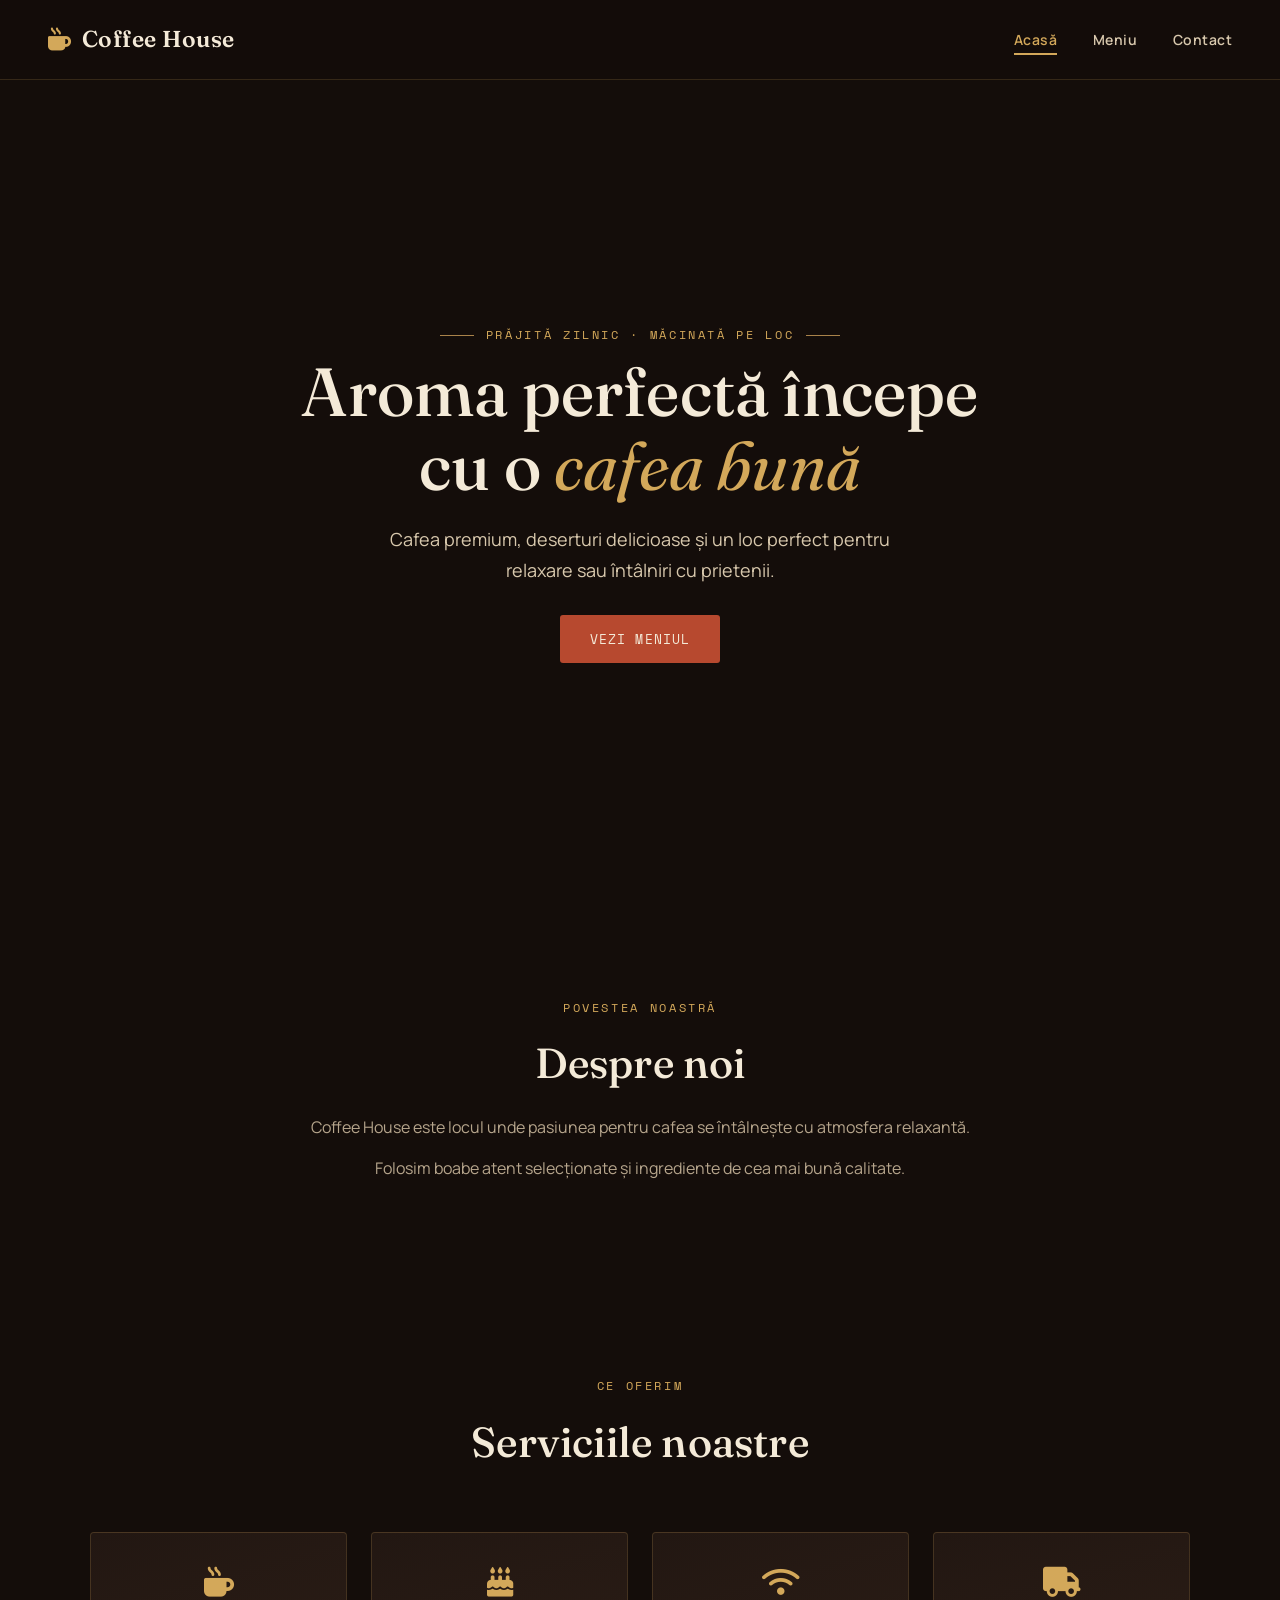
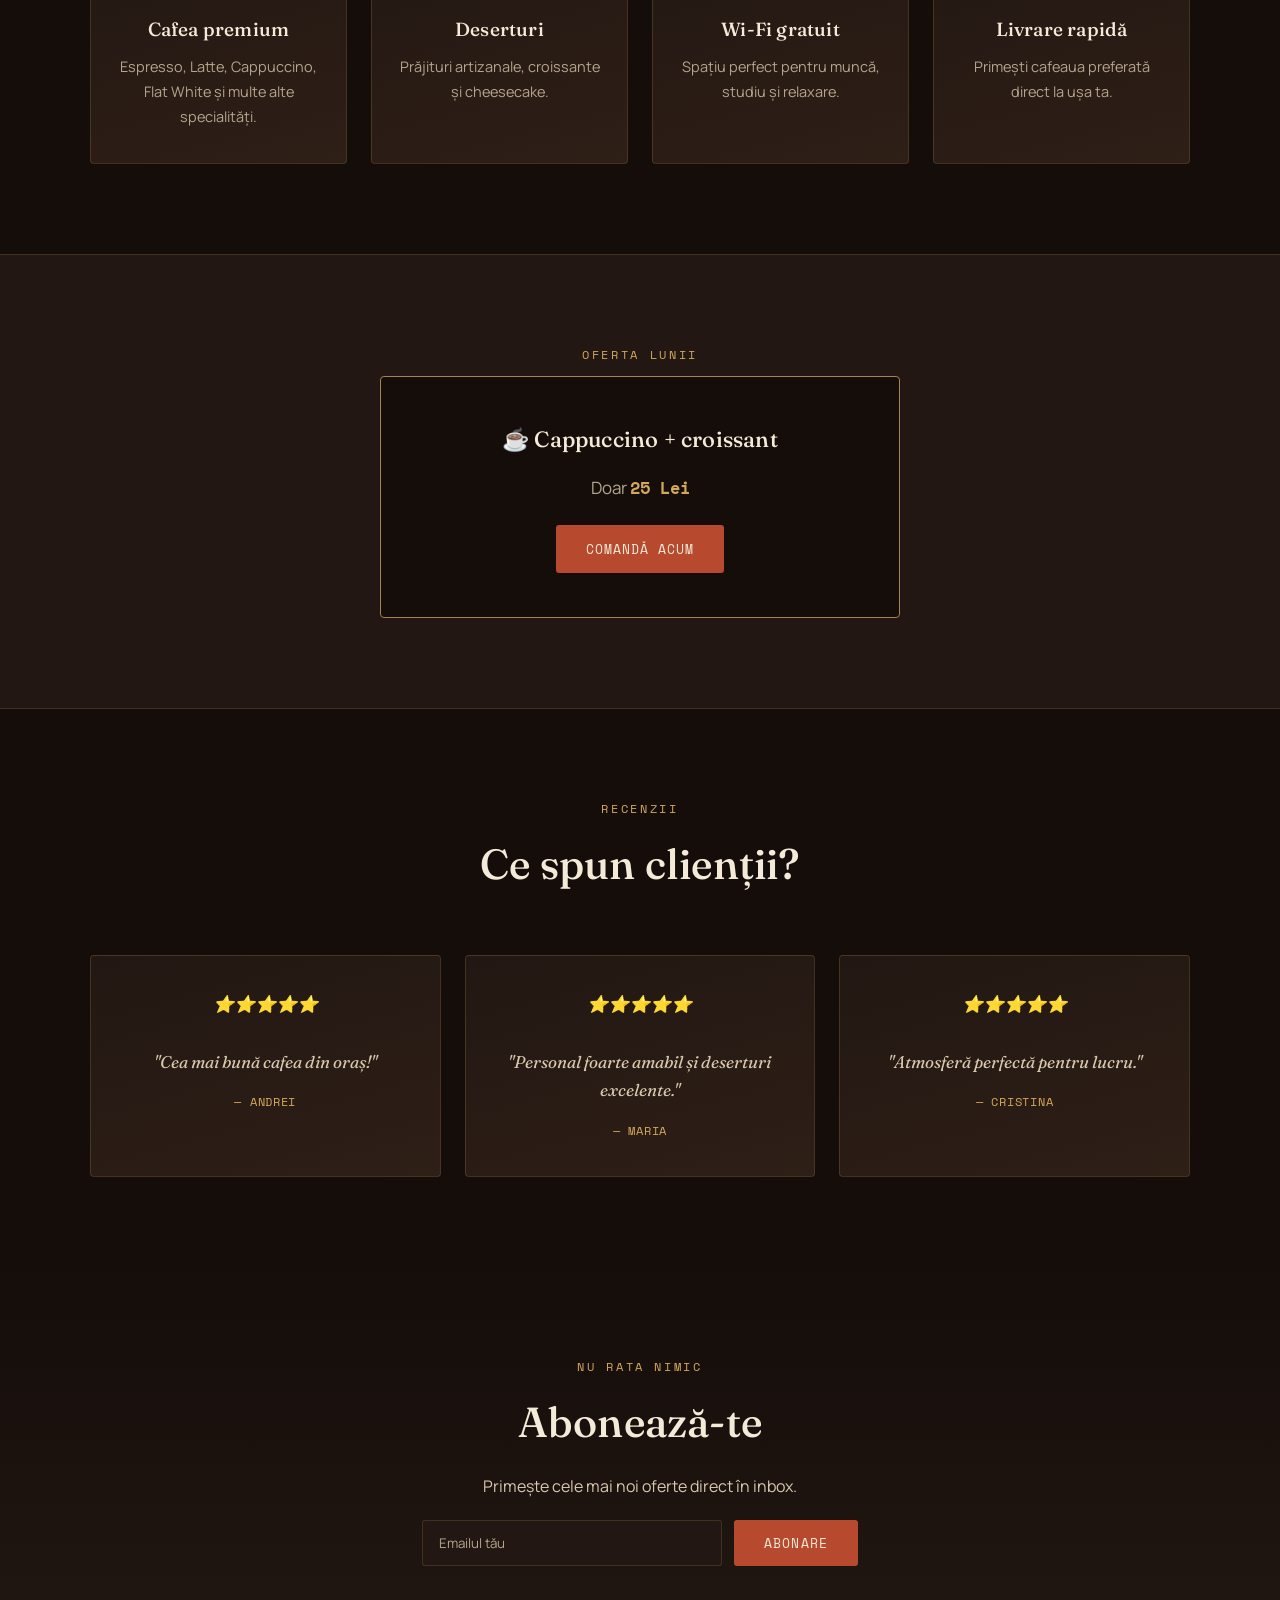
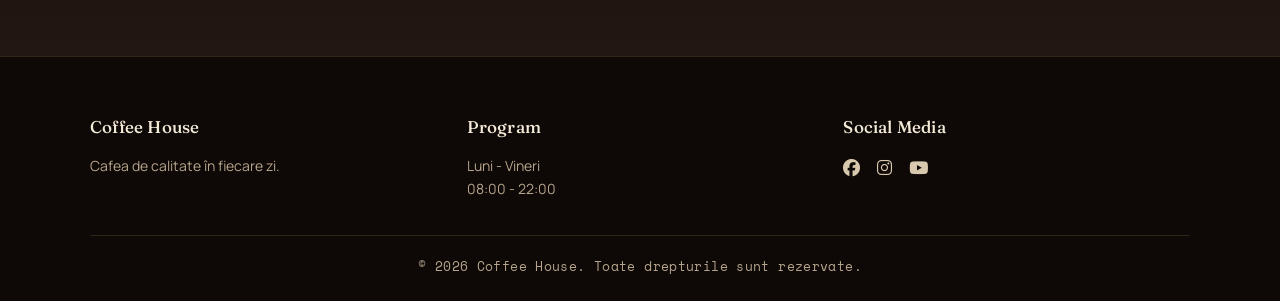
<file: index.html>
<!DOCTYPE html>
<html lang="ro">
<head>
    <meta charset="UTF-8">
    <meta name="viewport" content="width=device-width, initial-scale=1.0">
    <title>Coffee House - Acasă</title>

    <link rel="stylesheet" href="style.css">

    <!-- Font Awesome -->
    <link rel="stylesheet"
    href="https://cdnjs.cloudflare.com/ajax/libs/font-awesome/6.5.2/css/all.min.css">
</head>

<body>

<!-- HEADER -->

<header>

    <div class="logo">
        <h1><i class="fa-solid fa-mug-hot"></i> Coffee House</h1>
    </div>

    <nav>

        <ul>

            <li><a href="index.html" class="active">Acasă</a></li>

            <li><a href="produse.html">Meniu</a></li>

            <li><a href="contact.html">Contact</a></li>

        </ul>

    </nav>

</header>

<!-- HERO -->

<section class="hero">

    <div class="hero-content">

        <span class="eyebrow">Prăjită zilnic · Măcinată pe loc</span>

        <h2>Aroma perfectă începe cu o <em>cafea bună</em></h2>

        <p>
            Cafea premium, deserturi delicioase și un loc perfect
            pentru relaxare sau întâlniri cu prietenii.
        </p>

        <a href="produse.html" class="btn">
            Vezi meniul
        </a>

    </div>

</section>

<!-- DESPRE -->

<section class="about">

    <span class="eyebrow">Povestea noastră</span>

    <h2>Despre noi</h2>

    <p>
        Coffee House este locul unde pasiunea pentru cafea se întâlnește
        cu atmosfera relaxantă.
    </p>
    <p>
        Folosim boabe atent selecționate și
        ingrediente de cea mai bună calitate.
    </p>

</section>

<!-- SERVICII -->

<section class="services">

<span class="eyebrow">Ce oferim</span>

<h2>Serviciile noastre</h2>

<div class="grid">

<div class="card">

<i class="fa-solid fa-mug-hot"></i>

<h3>Cafea premium</h3>

<p>

Espresso, Latte, Cappuccino,
Flat White și multe alte specialități.

</p>

</div>

<div class="card">

<i class="fa-solid fa-cake-candles"></i>

<h3>Deserturi</h3>

<p>

Prăjituri artizanale,
croissante și cheesecake.

</p>

</div>

<div class="card">

<i class="fa-solid fa-wifi"></i>

<h3>Wi-Fi gratuit</h3>

<p>

Spațiu perfect pentru muncă,
studiu și relaxare.

</p>

</div>

<div class="card">

<i class="fa-solid fa-truck"></i>

<h3>Livrare rapidă</h3>

<p>

Primești cafeaua preferată
direct la ușa ta.

</p>

</div>

</div>

</section>

<!-- OFERTE -->

<section class="offers">

<span class="eyebrow">Oferta lunii</span>

<div class="offer-box">

<h3>☕ Cappuccino + croissant</h3>

<p>

Doar <strong>25 Lei</strong>

</p>

<a href="produse.html" class="btn">

Comandă acum

</a>

</div>

</section>

<!-- TESTIMONIALE -->

<section class="testimonials">

<span class="eyebrow">Recenzii</span>

<h2>Ce spun clienții?</h2>

<div class="grid">

<div class="testimonial">

<p>

⭐⭐⭐⭐⭐

<br><br>

"Cea mai bună cafea din oraș!"

</p>

<h4>— Andrei</h4>

</div>

<div class="testimonial">

<p>

⭐⭐⭐⭐⭐

<br><br>

"Personal foarte amabil și deserturi excelente."

</p>

<h4>— Maria</h4>

</div>

<div class="testimonial">

<p>

⭐⭐⭐⭐⭐

<br><br>

"Atmosferă perfectă pentru lucru."

</p>

<h4>— Cristina</h4>

</div>

</div>

</section>

<!-- NEWSLETTER -->

<section class="newsletter">

<span class="eyebrow">Nu rata nimic</span>

<h2>Abonează-te</h2>

<p>

Primește cele mai noi oferte direct în inbox.

</p>

<form>

<input
type="email"
placeholder="Emailul tău"
required>

<button class="btn">

Abonare

</button>

</form>

</section>

<!-- FOOTER -->

<footer>

<div class="footer-container">

<div>

<h3>Coffee House</h3>

<p>

Cafea de calitate în fiecare zi.

</p>

</div>

<div>

<h3>Program</h3>

<p>Luni - Vineri</p>

<p>08:00 - 22:00</p>

</div>

<div>

<h3>Social Media</h3>

<div class="social">

<a href="#"><i class="fab fa-facebook"></i></a>

<a href="#"><i class="fab fa-instagram"></i></a>

<a href="#"><i class="fab fa-youtube"></i></a>

</div>

</div>

</div>

<p class="copyright">

© 2026 Coffee House. Toate drepturile sunt rezervate.

</p>

</footer>

<script src="script.js"></script>

</body>
</html>
</file>
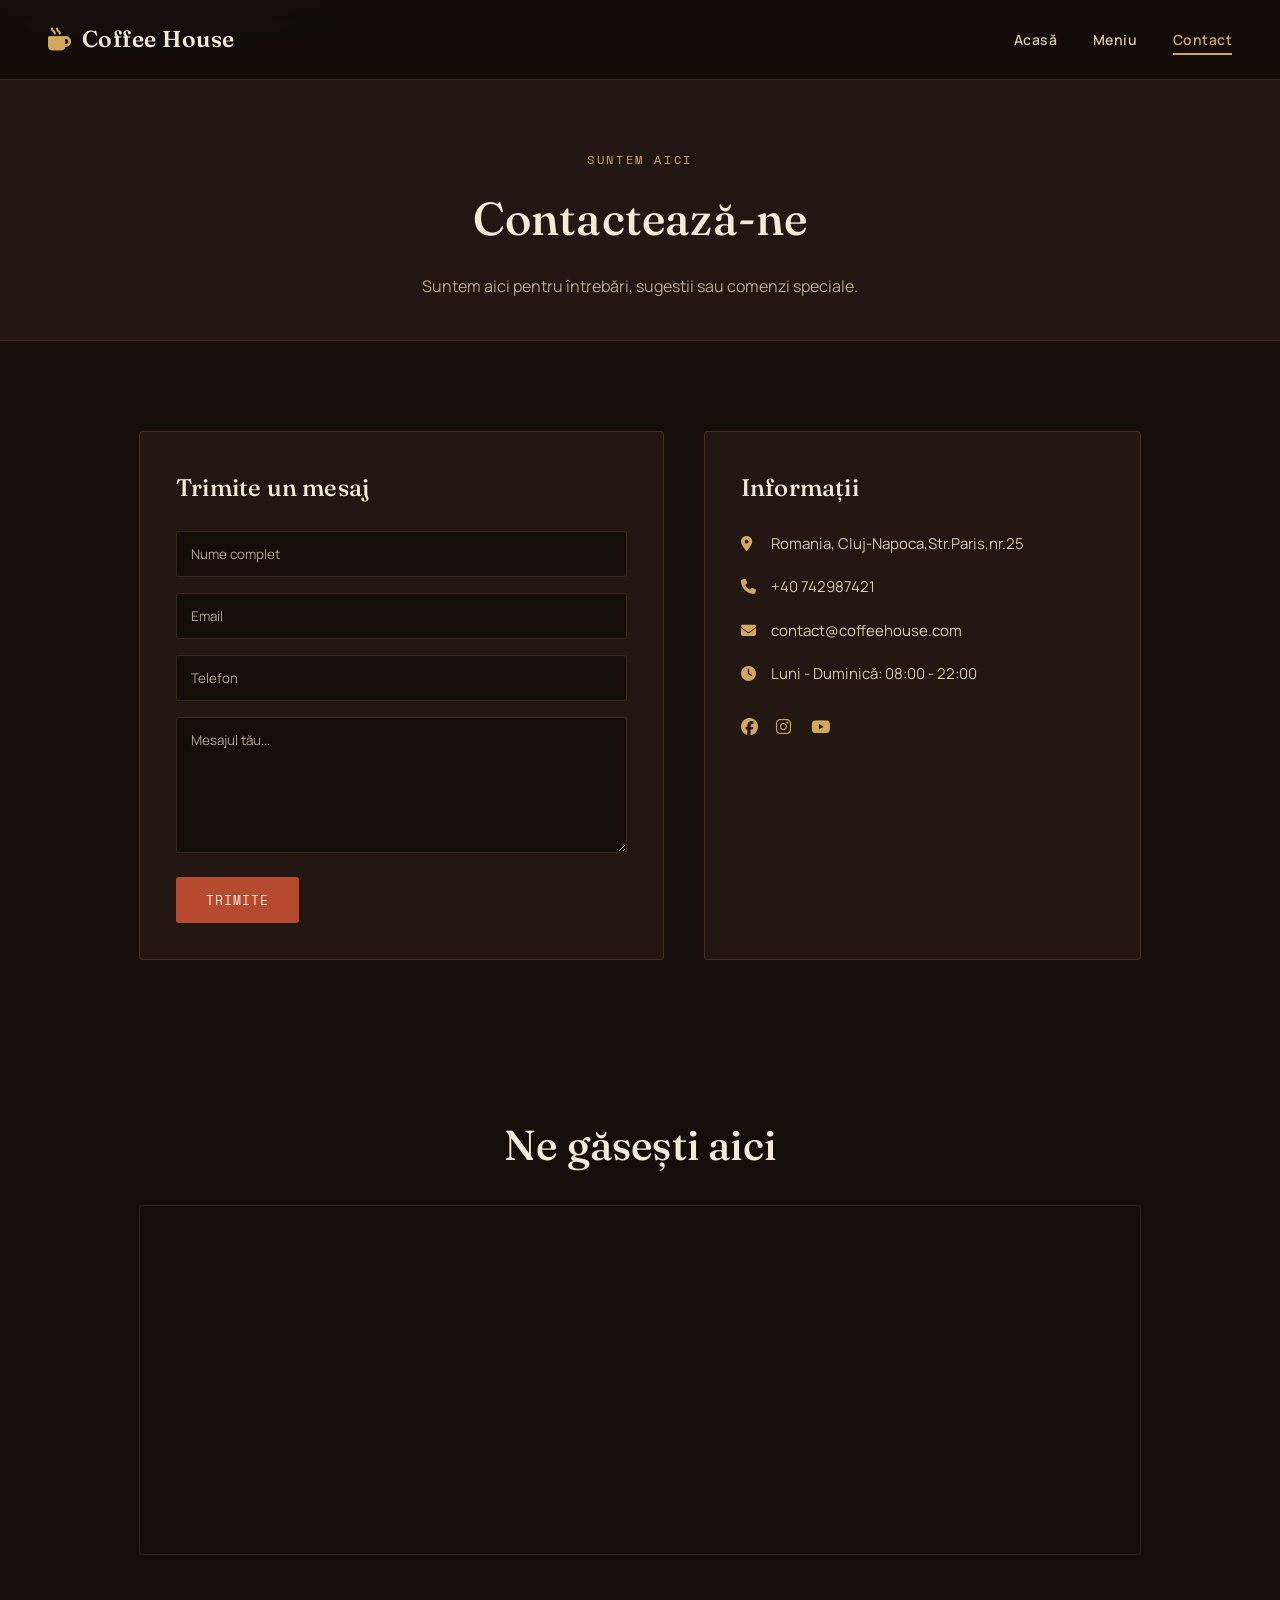
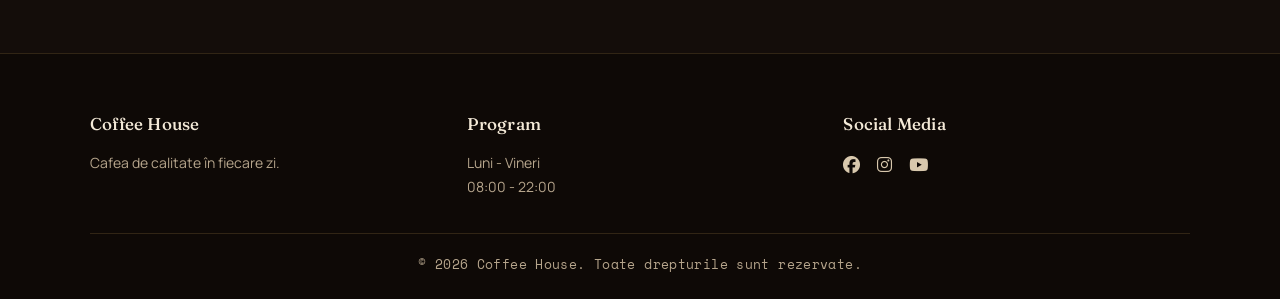
<file: contact.html>
<!DOCTYPE html>
<html lang="ro">
<head>
    <meta charset="UTF-8">
    <meta name="viewport" content="width=device-width, initial-scale=1.0">
    <title>Coffee House - Contact</title>

    <link rel="stylesheet" href="style.css">

    <!-- Font Awesome -->
    <link rel="stylesheet"
    href="https://cdnjs.cloudflare.com/ajax/libs/font-awesome/6.5.2/css/all.min.css">
</head>

<body>

<header>

    <div class="logo">
        <h1><i class="fa-solid fa-mug-hot"></i> Coffee House</h1>
    </div>

    <nav>
        <ul>
            <li><a href="index.html">Acasă</a></li>
            <li><a href="produse.html">Meniu</a></li>
            <li><a href="contact.html" class="active">Contact</a></li>
        </ul>
    </nav>

</header>

<!-- TITLU PAGINĂ -->

<section class="page-title">

    <span class="eyebrow">Suntem aici</span>

    <h2>Contactează-ne</h2>

    <p>
        Suntem aici pentru întrebări, sugestii sau comenzi speciale.
    </p>

</section>

<!-- CONTACT LAYOUT -->

<section class="contact-container">

    <!-- FORMULAR -->

    <div class="contact-form">

        <h2>Trimite un mesaj</h2>

        <form>

            <input type="text" placeholder="Nume complet" required>

            <input type="email" placeholder="Email" required>

            <input type="tel" placeholder="Telefon">

            <textarea placeholder="Mesajul tău..." rows="6" required></textarea>

            <button class="btn" type="submit">
                Trimite
            </button>

        </form>

    </div>

    <!-- INFORMAȚII -->

    <div class="contact-info">

        <h2>Informații</h2>

        <p><i class="fa-solid fa-location-dot"></i> Romania, Cluj-Napoca,Str.Paris,nr.25</p>

        <p><i class="fa-solid fa-phone"></i> +40 742987421</p>

        <p><i class="fa-solid fa-envelope"></i> contact@coffeehouse.com</p>

        <p><i class="fa-solid fa-clock"></i> Luni - Duminică: 08:00 - 22:00</p>

        <div class="social">

            <a href="#"><i class="fab fa-facebook"></i></a>

            <a href="#"><i class="fab fa-instagram"></i></a>

            <a href="#"><i class="fab fa-youtube"></i></a>

        </div>

    </div>

</section>

<!-- HARTĂ -->

<section class="map">

    <h2>Ne găsești aici</h2>

    <iframe
    src="https://www.google.com/maps?q=Strada%20Paris%2025%2C%20Cluj-Napoca%2C%20Romania&output=embed"
    width="100%"
    height="350"
    style="border:0;"
    allowfullscreen=""
    loading="lazy">
</iframe>

</section>

<!-- FOOTER -->

<footer>

    <div class="footer-container">

        <div>

            <h3>Coffee House</h3>

            <p>Cafea de calitate în fiecare zi.</p>

        </div>

        <div>

            <h3>Program</h3>

            <p>Luni - Vineri</p>

            <p>08:00 - 22:00</p>

        </div>

        <div>

            <h3>Social Media</h3>

            <div class="social">

                <a href="#"><i class="fab fa-facebook"></i></a>

                <a href="#"><i class="fab fa-instagram"></i></a>

                <a href="#"><i class="fab fa-youtube"></i></a>

            </div>

        </div>

    </div>

    <p class="copyright">
        © 2026 Coffee House. Toate drepturile sunt rezervate.
    </p>

</footer>

<script src="script.js"></script>

</body>
</html>
</file>
<file: style.css>
/* =========================================================
   COFFEE HOUSE — style.css
   Dark-roast aesthetic: espresso-black canvas, warm gold,
   brick-rust accents, coffee-ring signature motif.
   ========================================================= */

@import url('https://fonts.googleapis.com/css2?family=Fraunces:ital,opsz,wght@0,9..144,300;0,9..144,500;0,9..144,600;1,9..144,400;1,9..144,500&family=Manrope:wght@400;500;600;700;800&family=Space+Mono:wght@400;700&display=swap');

:root {
    --bg: #140d0a;
    --bg-alt: #221712;
    --bg-alt-2: #2e1f17;
    --cream: #f4ead8;
    --cream-dim: #d8c8ad;
    --muted: #b6a58c;
    --gold: #d3a85a;
    --gold-dim: #a9824a;
    --rust: #b7492f;
    --rust-dark: #8f3a25;
    --line: rgba(211, 168, 90, 0.18);

    --font-display: "Fraunces", serif;
    --font-body: "Manrope", sans-serif;
    --font-mono: "Space Mono", monospace;
}

/* =========================
   RESET
   ========================= */
* {
    margin: 0;
    padding: 0;
    box-sizing: border-box;
}

html {
    scroll-behavior: smooth;
}

body {
    background:
        radial-gradient(ellipse 900px 500px at 12% -10%, rgba(211,168,90,0.08), transparent 60%),
        var(--bg);
    color: var(--cream-dim);
    font-family: var(--font-body);
    line-height: 1.7;
    overflow-x: hidden;
}

img { max-width: 100%; display: block; }

a { color: inherit; }

::selection {
    background: var(--rust);
    color: var(--cream);
}

/* subtle coffee-ring texture used as a decorative signature across the site */
.ring-deco {
    position: absolute;
    border-radius: 50%;
    border: 1.5px solid var(--gold);
    opacity: 0.14;
    pointer-events: none;
    z-index: 0;
}

h1, h2, h3, h4 {
    font-family: var(--font-display);
    color: var(--cream);
    font-weight: 500;
    letter-spacing: 0.2px;
}

section h2 {
    font-size: clamp(28px, 4vw, 42px);
    margin-bottom: 14px;
    position: relative;
    display: inline-block;
}

.eyebrow {
    display: block;
    font-family: var(--font-mono);
    font-size: 12px;
    letter-spacing: 0.22em;
    text-transform: uppercase;
    color: var(--gold);
    margin-bottom: 10px;
}

section {
    padding: 90px 24px;
    text-align: center;
    position: relative;
}

/* =========================
   HEADER / NAV
   ========================= */

header {
    background: rgba(20, 13, 10, 0.88);
    backdrop-filter: blur(10px);
    color: var(--cream);
    padding: 20px 48px;
    display: flex;
    justify-content: space-between;
    align-items: center;
    flex-wrap: wrap;
    position: sticky;
    top: 0;
    z-index: 100;
    border-bottom: 1px solid var(--line);
}

.logo h1 {
    font-size: 23px;
    font-weight: 600;
    display: flex;
    align-items: center;
    gap: 10px;
    letter-spacing: 0.5px;
}

.logo i {
    color: var(--gold);
}

nav ul {
    list-style: none;
    display: flex;
    gap: 36px;
}

nav ul li a {
    color: var(--cream-dim);
    text-decoration: none;
    font-weight: 600;
    font-size: 14px;
    letter-spacing: 0.03em;
    position: relative;
    padding-bottom: 4px;
    transition: color 0.3s;
}

nav ul li a::after {
    content: "";
    position: absolute;
    left: 0;
    bottom: -2px;
    width: 0;
    height: 1.5px;
    background: var(--gold);
    transition: width 0.3s ease;
}

nav ul li a:hover,
nav ul li a.active {
    color: var(--gold);
}

nav ul li a:hover::after,
nav ul li a.active::after {
    width: 100%;
}

.menu-toggle {
    display: none;
    background: none;
    border: 1px solid var(--line);
    color: var(--cream);
    font-size: 18px;
    padding: 6px 12px;
    border-radius: 6px;
    cursor: pointer;
    order: -1;
}

/* =========================
   BUTTONS
   ========================= */

.btn {
    background: var(--rust);
    color: var(--cream);
    padding: 13px 30px;
    border: none;
    border-radius: 3px;
    cursor: pointer;
    transition: 0.3s ease;
    text-decoration: none;
    display: inline-block;
    font-family: var(--font-mono);
    font-size: 13px;
    letter-spacing: 0.08em;
    text-transform: uppercase;
    position: relative;
}

.btn:hover {
    background: var(--rust-dark);
    transform: translateY(-2px);
    box-shadow: 0 10px 24px rgba(183, 73, 47, 0.35);
}

/* =========================
   HERO
   ========================= */

.hero {
    background:
        linear-gradient(180deg, rgba(20,13,10,0.55) 0%, rgba(20,13,10,0.92) 100%),
        url("https://images.unsplash.com/photo-1509042239860-f550ce710b93?auto=format&fit=crop&w=1600&q=80");
    background-size: cover;
    background-position: center;
    height: 92vh;
    min-height: 560px;
    display: flex;
    align-items: center;
    justify-content: center;
    text-align: center;
    color: var(--cream);
    position: relative;
    overflow: hidden;
    padding: 24px;
}

.hero-content {
    position: relative;
    max-width: 720px;
    z-index: 2;
}

.hero-content .eyebrow {
    justify-content: center;
    display: flex;
    align-items: center;
    gap: 12px;
}

.hero-content .eyebrow::before,
.hero-content .eyebrow::after {
    content: "";
    height: 1px;
    width: 34px;
    background: var(--gold-dim);
}

.hero h2 {
    font-size: clamp(38px, 6.5vw, 68px);
    line-height: 1.08;
    margin-bottom: 22px;
    font-weight: 500;
}

.hero h2 em {
    font-style: italic;
    color: var(--gold);
    font-weight: 400;
}

.hero p {
    font-size: 18px;
    margin-bottom: 30px;
    color: var(--cream-dim);
    max-width: 540px;
    margin-left: auto;
    margin-right: auto;
}

/* =========================
   ABOUT
   ========================= */

.about {
    max-width: 780px;
    margin: 0 auto;
}

.about p {
    max-width: 700px;
    margin: 0 auto 14px;
    color: var(--muted);
    font-size: 16px;
}

/* =========================
   SERVICES / GRID
   ========================= */

.grid {
    display: grid;
    grid-template-columns: repeat(auto-fit, minmax(230px, 1fr));
    gap: 24px;
    margin-top: 40px;
    max-width: 1100px;
    margin-left: auto;
    margin-right: auto;
}

.card, .testimonial, .product-card {
    background: linear-gradient(165deg, var(--bg-alt), var(--bg-alt-2));
    padding: 34px 24px;
    border-radius: 4px;
    border: 1px solid var(--line);
    transition: 0.4s ease;
    text-align: center;
    opacity: 0;
    transform: translateY(24px);
    position: relative;
}

.card.show, .testimonial.show, .product-card.show, .offer-box.show {
    opacity: 1;
    transform: translateY(0);
}

.card:hover,
.product-card:hover,
.testimonial:hover {
    transform: translateY(-8px);
    border-color: var(--gold-dim);
    box-shadow: 0 18px 40px rgba(0,0,0,0.35);
}

.card i {
    font-size: 30px;
    color: var(--gold);
    margin-bottom: 16px;
}

.card h3 {
    font-size: 19px;
    margin-bottom: 10px;
}

.card p {
    color: var(--muted);
    font-size: 14.5px;
}

/* =========================
   PRODUCTS (menu)
   ========================= */

.products h2 {
    margin-bottom: 8px;
}

.products > p.section-sub {
    color: var(--muted);
    margin-bottom: 10px;
}

.product-card {
    text-align: left;
    padding: 18px 18px 24px;
    overflow: hidden;
}

.product-card img {
    width: 100%;
    height: 190px;
    object-fit: cover;
    border-radius: 3px;
    margin-bottom: 16px;
    filter: saturate(1.05) contrast(1.02);
}

.product-card h3 {
    font-size: 19px;
    margin-bottom: 6px;
}

.product-card p {
    color: var(--muted);
    font-size: 14px;
    margin-bottom: 16px;
    min-height: 42px;
}

.product-card .price {
    font-family: var(--font-mono);
    font-weight: 700;
    color: var(--bg);
    background: var(--gold);
    display: inline-flex;
    align-items: center;
    justify-content: center;
    width: 64px;
    height: 64px;
    border-radius: 50%;
    font-size: 13px;
    float: right;
    margin: -46px 0 14px;
    box-shadow: 0 8px 20px rgba(0,0,0,0.4);
    transform: rotate(-8deg);
    border: 2px dashed var(--bg);
}

.product-card .btn {
    width: 100%;
    text-align: center;
    clear: both;
    background: transparent;
    border: 1px solid var(--gold-dim);
    color: var(--gold);
}

.product-card .btn:hover {
    background: var(--rust);
    border-color: var(--rust);
    color: var(--cream);
}

/* =========================
   OFFERS
   ========================= */

.offers {
    background: var(--bg-alt);
    border-top: 1px solid var(--line);
    border-bottom: 1px solid var(--line);
}

.offer-box {
    max-width: 520px;
    margin: auto;
    padding: 44px 34px;
    border: 1px solid var(--gold-dim);
    border-radius: 4px;
    background: var(--bg);
    opacity: 0;
    transform: translateY(24px);
    transition: 0.5s ease;
    position: relative;
}

.offer-box h2, .offer-box h3 {
    color: var(--cream);
}

.offer-box h3 {
    font-size: 22px;
    margin-bottom: 16px;
}

.offer-box p {
    margin-bottom: 22px;
    color: var(--muted);
    font-size: 17px;
}

.offer-box strong {
    color: var(--gold);
    font-family: var(--font-mono);
}

/* =========================
   TESTIMONIALS
   ========================= */

.testimonial p {
    font-style: italic;
    color: var(--cream-dim);
    font-family: var(--font-display);
    font-size: 17px;
}

.testimonial h4 {
    margin-top: 16px;
    font-family: var(--font-mono);
    font-size: 12px;
    letter-spacing: 0.06em;
    color: var(--gold);
    font-weight: 400;
    text-transform: uppercase;
}

/* =========================
   NEWSLETTER
   ========================= */

.newsletter {
    background: linear-gradient(180deg, var(--bg), var(--bg-alt));
}

.newsletter form {
    display: flex;
    justify-content: center;
    flex-wrap: wrap;
    gap: 12px;
    margin-top: 20px;
}

.newsletter input {
    padding: 13px 16px;
    width: 300px;
    max-width: 100%;
    border-radius: 3px;
    border: 1px solid var(--line);
    background: var(--bg-alt);
    color: var(--cream);
    font-family: var(--font-body);
}

.newsletter input::placeholder {
    color: var(--muted);
}

/* =========================
   PAGE TITLE (menu / contact)
   ========================= */

.page-title {
    padding: 70px 24px 40px;
    background: var(--bg-alt);
    border-bottom: 1px solid var(--line);
}

.page-title h2 {
    font-size: clamp(32px, 5vw, 46px);
}

.page-title p {
    color: var(--muted);
    max-width: 500px;
    margin: 0 auto;
}

/* =========================
   CONTACT
   ========================= */

.contact-container {
    display: grid;
    grid-template-columns: 1.2fr 1fr;
    gap: 40px;
    max-width: 1050px;
    margin: auto;
    text-align: left;
}

.contact-form, .contact-info {
    background: var(--bg-alt);
    border: 1px solid var(--line);
    border-radius: 4px;
    padding: 36px;
}

.contact-form h2, .contact-info h2 {
    font-size: 24px;
    margin-bottom: 22px;
}

.contact-form input,
.contact-form textarea {
    width: 100%;
    padding: 13px 14px;
    margin-bottom: 16px;
    border-radius: 3px;
    border: 1px solid var(--line);
    background: var(--bg);
    color: var(--cream);
    font-family: var(--font-body);
    resize: vertical;
}

.contact-form input::placeholder,
.contact-form textarea::placeholder {
    color: var(--muted);
}

.contact-form input:focus,
.contact-form textarea:focus {
    outline: none;
    border-color: var(--gold-dim);
}

.contact-info p {
    display: flex;
    align-items: center;
    gap: 12px;
    margin-bottom: 18px;
    color: var(--cream-dim);
    font-size: 15px;
}

.contact-info i {
    color: var(--gold);
    width: 18px;
}

.contact-info .social {
    margin-top: 26px;
}

.map {
    max-width: 1050px;
    margin: 60px auto 0;
    padding: 0 24px 90px;
}

.map h2 {
    margin-bottom: 24px;
}

.map iframe {
    border-radius: 4px;
    filter: grayscale(0.3) sepia(0.15) brightness(0.9);
    border: 1px solid var(--line) !important;
}

/* =========================
   FOOTER
   ========================= */

footer {
    background: #0e0906;
    color: var(--muted);
    padding: 56px 24px 24px;
    border-top: 1px solid var(--line);
}

.footer-container {
    display: grid;
    grid-template-columns: repeat(auto-fit, minmax(200px, 1fr));
    gap: 30px;
    text-align: left;
    max-width: 1100px;
    margin: 0 auto;
}

.footer-container h3 {
    font-size: 17px;
    margin-bottom: 12px;
    color: var(--cream);
}

.footer-container p {
    font-size: 14px;
}

.social a {
    color: var(--cream-dim);
    margin-right: 14px;
    font-size: 17px;
    transition: color 0.3s;
}

.social a:hover {
    color: var(--gold);
}

.copyright {
    text-align: center;
    margin-top: 34px;
    padding-top: 20px;
    border-top: 1px solid var(--line);
    font-size: 12.5px;
    font-family: var(--font-mono);
    letter-spacing: 0.03em;
    max-width: 1100px;
    margin-left: auto;
    margin-right: auto;
}

/* =========================
   ANIMATIONS
   ========================= */

.show {
    opacity: 1 !important;
    transform: translateY(0) !important;
}

@media (prefers-reduced-motion: reduce) {
    * { transition: none !important; animation: none !important; }
}

/* =========================
   SCROLL BUTTON
   ========================= */

#topBtn {
    position: fixed;
    bottom: 24px;
    right: 24px;
    background: var(--rust);
    color: var(--cream);
    border: none;
    width: 46px;
    height: 46px;
    border-radius: 50%;
    cursor: pointer;
    display: none;
    font-size: 18px;
    box-shadow: 0 10px 24px rgba(0,0,0,0.4);
    z-index: 90;
}

#topBtn:hover {
    background: var(--rust-dark);
}

/* =========================
   FOCUS STATES (accessibility)
   ========================= */

a:focus-visible,
button:focus-visible,
input:focus-visible,
textarea:focus-visible {
    outline: 2px solid var(--gold);
    outline-offset: 2px;
}

/* =========================
   RESPONSIVE
   ========================= */

@media (max-width: 860px) {
    .contact-container {
        grid-template-columns: 1fr;
    }
}

@media (max-width: 768px) {

    header {
        flex-direction: row;
        justify-content: space-between;
        padding: 16px 20px;
        flex-wrap: wrap;
    }

    .logo { order: 1; }

    .menu-toggle {
        display: inline-block;
        order: 2;
    }

    nav {
        order: 3;
        flex-basis: 100%;
    }

    nav ul {
        display: none;
        flex-direction: column;
        gap: 16px;
        width: 100%;
        margin-top: 16px;
        text-align: center;
    }

    nav ul.show-menu {
        display: flex;
    }

    section {
        padding: 64px 18px;
    }

    .hero h2 {
        font-size: 32px;
    }

    .newsletter input {
        width: 100%;
    }

    .product-card .price {
        width: 56px;
        height: 56px;
        margin: -40px 0 12px;
    }
}
</file>
